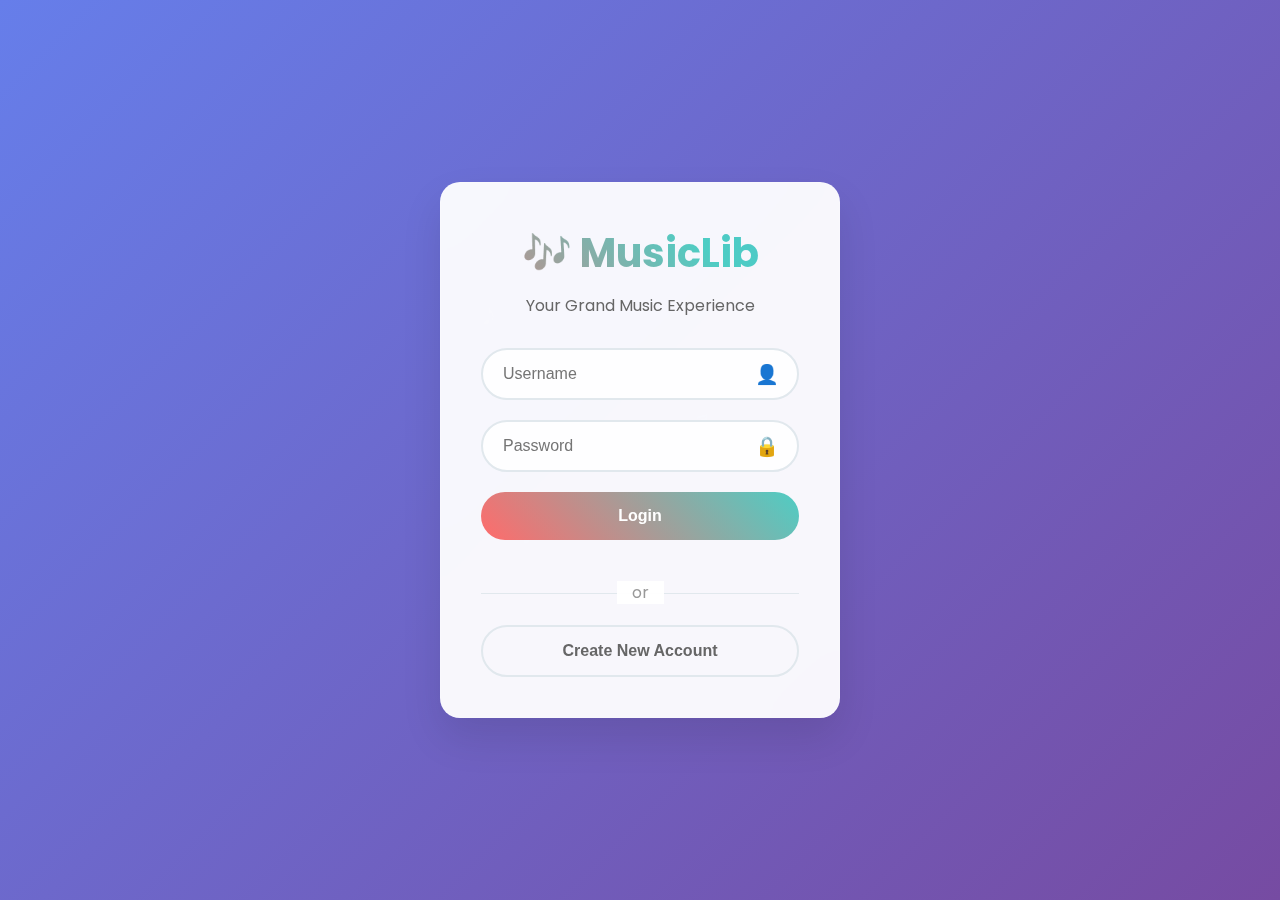
<file: index.html>
<!DOCTYPE html>
<html lang="en">
<head>
    <meta charset="UTF-8">
    <meta name="viewport" content="width=device-width, initial-scale=1.0">
    <title>🎶 Music Library Organizer</title>
    <link rel="stylesheet" href="css/style.css">
    <link href="https://fonts.googleapis.com/css2?family=Poppins:wght@300;400;600;700&display=swap" rel="stylesheet">
</head>
<body>
    <div class="container">
        <div class="login-card">
            <div class="logo">
                <h1>🎶 MusicLib</h1>
                <p>Your Grand Music Experience</p>
            </div>
            
            <form id="loginForm" class="form">
                <div class="input-group">
                    <input type="text" id="username" placeholder="Username" required>
                    <span class="input-icon">👤</span>
                </div>
                
                <div class="input-group">
                    <input type="password" id="password" placeholder="Password" required>
                    <span class="input-icon">🔒</span>
                </div>
                
                <button type="submit" class="btn-primary">
                    <span>Login</span>
                    <div class="btn-animation"></div>
                </button>
            </form>
            
            <div class="divider">
                <span>or</span>
            </div>
            
            <button class="btn-secondary" onclick="window.location.href='signup.html'">
                Create New Account
            </button>
            
            <div class="music-notes">
                <div class="note">♪</div>
                <div class="note">♫</div>
                <div class="note">♪</div>
                <div class="note">♬</div>
            </div>
        </div>
    </div>
    
    <script src="js/auth.js"></script>
</body>
</html>
</file>
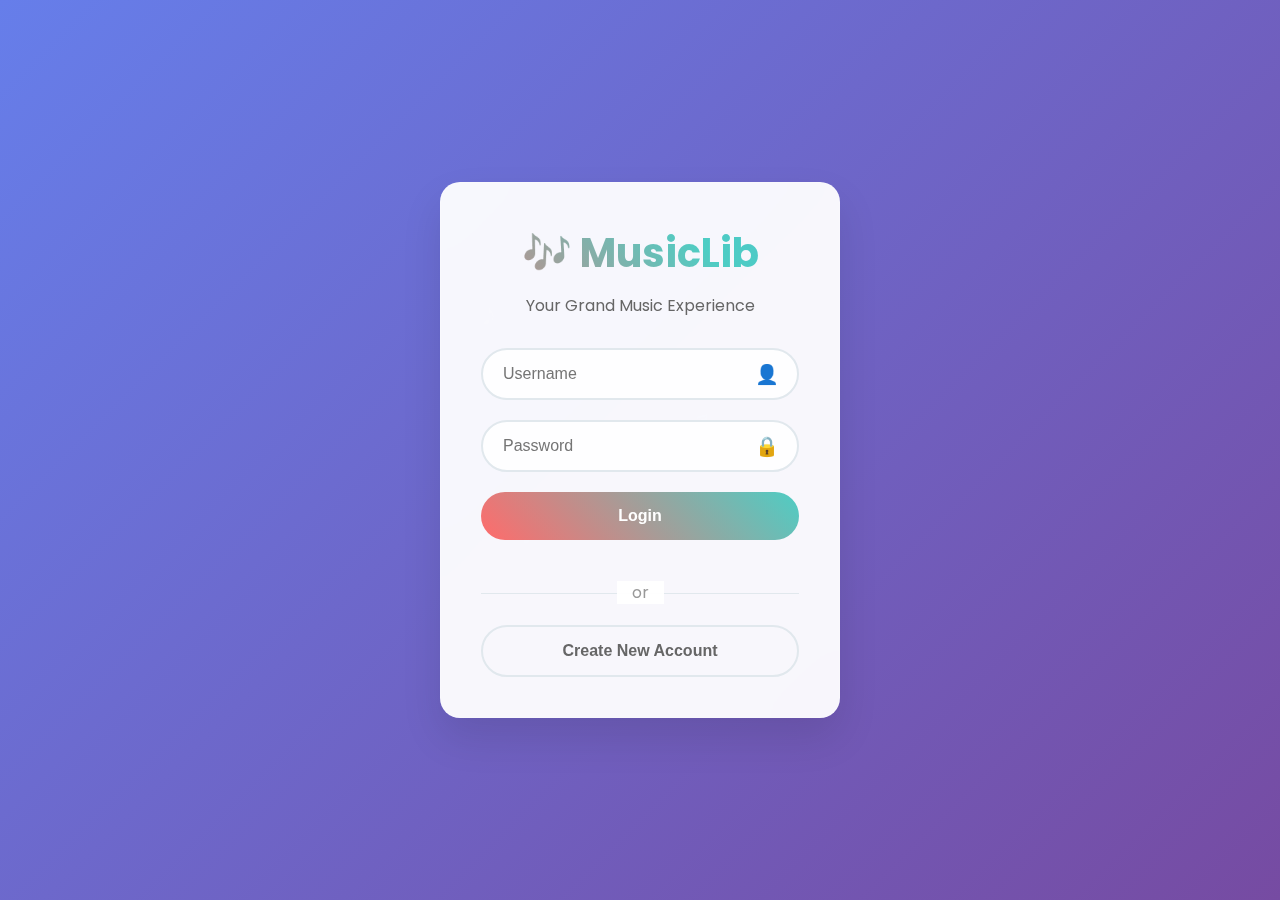
<file: dashboard.html>
<!DOCTYPE html>
<html lang="en">
<head>
    <meta charset="UTF-8">
    <meta name="viewport" content="width=device-width, initial-scale=1.0">
    <title>🎶 Dashboard - Music Library</title>
    <link rel="stylesheet" href="css/dashboard.css">
    <link href="https://fonts.googleapis.com/css2?family=Poppins:wght@300;400;600;700&display=swap" rel="stylesheet">
</head>
<body>
    <nav class="navbar">
        <div class="nav-brand">
            <h2>🎶 MusicLib</h2>
        </div>
        <div class="nav-search">
            <input type="text" id="searchInput" placeholder="Search songs, artists, albums...">
            <button class="search-btn">🔍</button>
        </div>
        <div class="nav-user">
            <span id="userName">Welcome!</span>
            <button class="logout-btn" onclick="logout()">Logout</button>
        </div>
    </nav>

    <div class="main-container">
        <aside class="sidebar">
            <ul class="nav-menu">
                <li><a href="#" class="active" data-page="home">🏠 Home</a></li>
                <li><a href="#" data-page="upload">⬆️ Upload</a></li>
                <li><a href="#" data-page="playlists">📋 Playlists</a></li>
                <li><a href="#" data-page="favorites">❤️ Favorites</a></li>
                <li><a href="#" data-page="player">🎵 Player</a></li>
            </ul>
        </aside>

        <main class="content">
            <div id="homePage" class="page active">
                <section class="hero">
                    <h1>Your Music Universe</h1>
                    <p>Discover, organize, and enjoy your favorite tunes</p>
                </section>

                <section class="music-grid">
                    <h2>Recent Songs</h2>
                    <div id="songsContainer" class="songs-grid">
                        <!-- Songs will be loaded here -->
                    </div>
                </section>

                <section class="playlists-preview">
                    <h2>Your Playlists</h2>
                    <div id="playlistsContainer" class="playlists-grid">
                        <!-- Playlists will be loaded here -->
                    </div>
                </section>
            </div>

            <div id="uploadPage" class="page">
                <h1>Upload New Song</h1>
                <form id="uploadForm" class="upload-form">
                    <div class="file-upload">
                        <input type="file" id="audioFile" accept="audio/*" required>
                        <label for="audioFile">Choose Audio File</label>
                    </div>
                    
                    <div class="form-grid">
                        <input type="text" id="songTitle" placeholder="Song Title" required>
                        <input type="text" id="artist" placeholder="Artist" required>
                        <input type="text" id="album" placeholder="Album">
                        <input type="text" id="genre" placeholder="Genre">
                    </div>
                    
                    <button type="submit" class="btn-upload">Upload Song</button>
                </form>
            </div>

            <div id="playlistsPage" class="page">
                <div class="playlists-header">
                    <h1>My Playlists</h1>
                    <button id="createPlaylistBtn" class="btn-create">+ Create Playlist</button>
                </div>
                <div id="allPlaylistsContainer" class="playlists-container">
                    <!-- All playlists will be loaded here -->
                </div>
            </div>

            <div id="playerPage" class="page">
                <div class="player-container">
                    <div class="album-art">
                        <div class="vinyl-record">
                            <div class="vinyl-center"></div>
                        </div>
                    </div>
                    
                    <div class="song-info">
                        <h2 id="currentSong">No song selected</h2>
                        <p id="currentArtist">Unknown Artist</p>
                    </div>
                    
                    <div class="player-controls">
                        <button id="prevBtn">⏮️</button>
                        <button id="playPauseBtn">▶️</button>
                        <button id="nextBtn">⏭️</button>
                    </div>
                    
                    <div class="progress-container">
                        <span id="currentTime">0:00</span>
                        <div class="progress-bar">
                            <div id="progress"></div>
                        </div>
                        <span id="duration">0:00</span>
                    </div>
                    
                    <div class="volume-container">
                        <span>🔊</span>
                        <input type="range" id="volumeSlider" min="0" max="100" value="50">
                    </div>
                    
                    <canvas id="visualizer" width="800" height="200"></canvas>
                </div>
                
                <audio id="audioPlayer" preload="metadata"></audio>
            </div>
        </main>
    </div>

    <script src="js/dashboard.js"></script>
    <script src="js/player.js"></script>
    <script src="js/visualizer.js"></script>
</body>
</html>
</file>
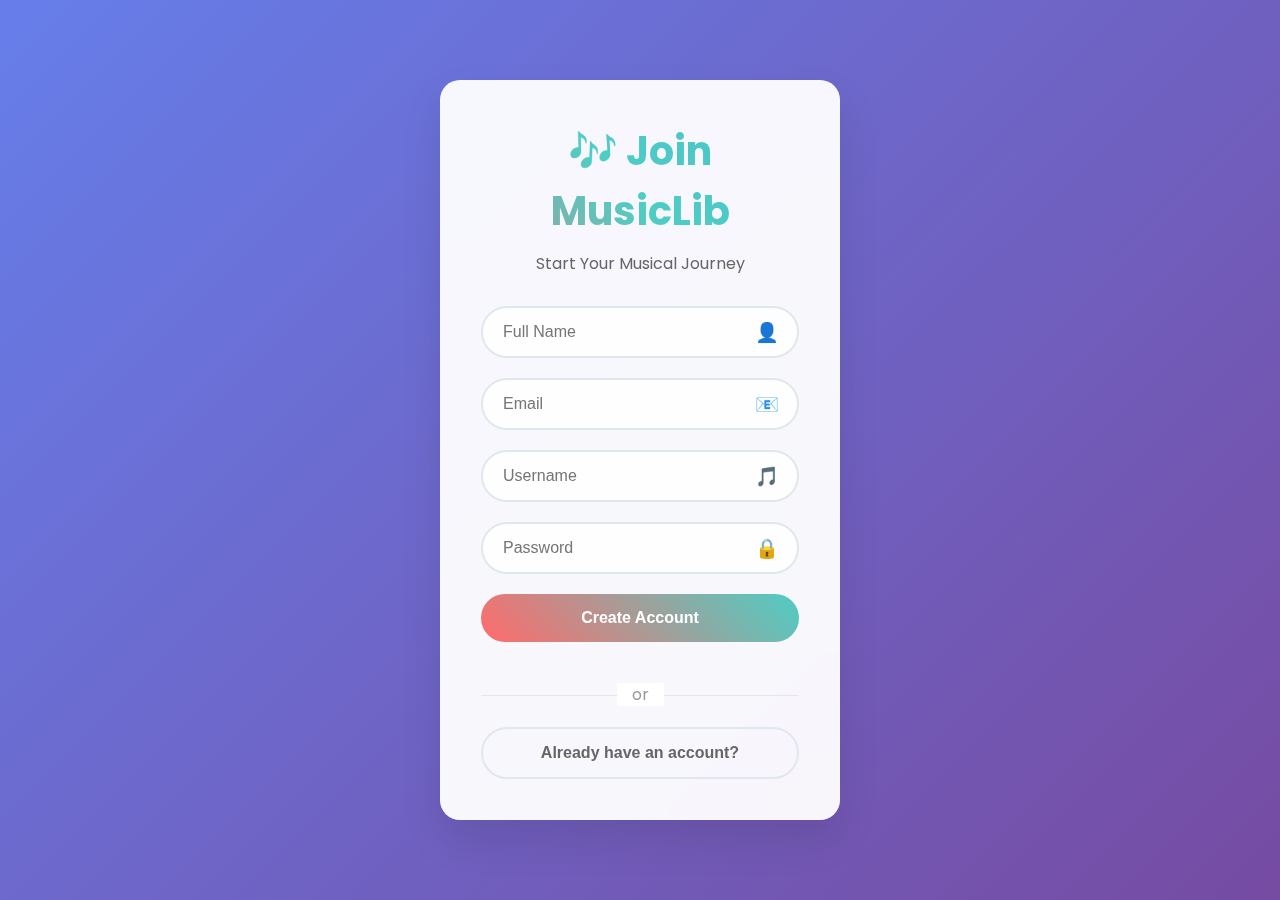
<file: signup.html>
<!DOCTYPE html>
<html lang="en">
<head>
    <meta charset="UTF-8">
    <meta name="viewport" content="width=device-width, initial-scale=1.0">
    <title>🎶 Sign Up - Music Library</title>
    <link rel="stylesheet" href="css/style.css">
    <link href="https://fonts.googleapis.com/css2?family=Poppins:wght@300;400;600;700&display=swap" rel="stylesheet">
</head>
<body>
    <div class="container">
        <div class="signup-card">
            <div class="logo">
                <h1>🎶 Join MusicLib</h1>
                <p>Start Your Musical Journey</p>
            </div>
            
            <form id="signupForm" class="form">
                <div class="input-group">
                    <input type="text" id="fullName" placeholder="Full Name" required>
                    <span class="input-icon">👤</span>
                </div>
                
                <div class="input-group">
                    <input type="email" id="email" placeholder="Email" required>
                    <span class="input-icon">📧</span>
                </div>
                
                <div class="input-group">
                    <input type="text" id="username" placeholder="Username" required>
                    <span class="input-icon">🎵</span>
                </div>
                
                <div class="input-group">
                    <input type="password" id="password" placeholder="Password" required>
                    <span class="input-icon">🔒</span>
                </div>
                
                <button type="submit" class="btn-primary">
                    <span>Create Account</span>
                    <div class="btn-animation"></div>
                </button>
            </form>
            
            <div class="divider">
                <span>or</span>
            </div>
            
            <button class="btn-secondary" onclick="window.location.href='index.html'">
                Already have an account?
            </button>
        </div>
    </div>
    
    <script src="js/auth.js"></script>
</body>
</html>
</file>
<file: css/style.css>
* {
    margin: 0;
    padding: 0;
    box-sizing: border-box;
}

body {
    font-family: 'Poppins', sans-serif;
    background: linear-gradient(135deg, #667eea 0%, #764ba2 100%);
    min-height: 100vh;
    display: flex;
    align-items: center;
    justify-content: center;
    overflow: hidden;
}

.container {
    position: relative;
    z-index: 1;
}

.login-card, .signup-card {
    background: rgba(255, 255, 255, 0.95);
    backdrop-filter: blur(20px);
    border-radius: 20px;
    padding: 40px;
    box-shadow: 0 20px 40px rgba(0, 0, 0, 0.1);
    width: 400px;
    text-align: center;
    animation: slideIn 0.8s ease-out;
    border: 1px solid rgba(255, 255, 255, 0.2);
}

@keyframes slideIn {
    from {
        opacity: 0;
        transform: translateY(30px);
    }
    to {
        opacity: 1;
        transform: translateY(0);
    }
}

.logo h1 {
    font-size: 2.5rem;
    background: linear-gradient(45deg, #ff6b6b, #4ecdc4, #45b7d1, #96ceb4);
    background-size: 300% 300%;
    -webkit-background-clip: text;
    -webkit-text-fill-color: transparent;
    animation: gradientShift 3s ease-in-out infinite;
    margin-bottom: 10px;
}

@keyframes gradientShift {
    0%, 100% { background-position: 0% 50%; }
    50% { background-position: 100% 50%; }
}

.logo p {
    color: #666;
    font-size: 1rem;
    margin-bottom: 30px;
}

.form {
    margin-bottom: 20px;
}

.input-group {
    position: relative;
    margin-bottom: 20px;
}

.input-group input {
    width: 100%;
    padding: 15px 50px 15px 20px;
    border: 2px solid #e1e8ed;
    border-radius: 50px;
    font-size: 16px;
    transition: all 0.3s ease;
    background: rgba(255, 255, 255, 0.8);
}

.input-group input:focus {
    outline: none;
    border-color: #4ecdc4;
    box-shadow: 0 0 20px rgba(78, 205, 196, 0.3);
    transform: translateY(-2px);
}

.input-icon {
    position: absolute;
    right: 20px;
    top: 50%;
    transform: translateY(-50%);
    font-size: 1.2rem;
}

.btn-primary, .btn-secondary {
    width: 100%;
    padding: 15px;
    border: none;
    border-radius: 50px;
    font-size: 16px;
    font-weight: 600;
    cursor: pointer;
    transition: all 0.3s ease;
    position: relative;
    overflow: hidden;
}

.btn-primary {
    background: linear-gradient(45deg, #ff6b6b, #4ecdc4);
    color: white;
    margin-bottom: 20px;
}

.btn-primary:hover {
    transform: translateY(-3px);
    box-shadow: 0 10px 25px rgba(255, 107, 107, 0.4);
}

.btn-secondary {
    background: transparent;
    color: #666;
    border: 2px solid #e1e8ed;
}

.btn-secondary:hover {
    background: #f8f9fa;
    border-color: #4ecdc4;
    color: #4ecdc4;
}

.btn-animation {
    position: absolute;
    top: 0;
    left: -100%;
    width: 100%;
    height: 100%;
    background: linear-gradient(90deg, transparent, rgba(255, 255, 255, 0.3), transparent);
    transition: left 0.5s;
}

.btn-primary:hover .btn-animation {
    left: 100%;
}

.divider {
    margin: 20px 0;
    position: relative;
    color: #999;
}

.divider::before {
    content: '';
    position: absolute;
    top: 50%;
    left: 0;
    right: 0;
    height: 1px;
    background: #e1e8ed;
}

.divider span {
    background: rgba(255, 255, 255, 0.95);
    padding: 0 15px;
    position: relative;
}

.music-notes {
    position: fixed;
    top: 0;
    left: 0;
    width: 100%;
    height: 100%;
    pointer-events: none;
    z-index: -1;
}

.note {
    position: absolute;
    font-size: 2rem;
    color: rgba(255, 255, 255, 0.1);
    animation: float 6s ease-in-out infinite;
}

.note:nth-child(1) {
    top: 20%;
    left: 10%;
    animation-delay: 0s;
}

.note:nth-child(2) {
    top: 60%;
    right: 15%;
    animation-delay: 2s;
}

.note:nth-child(3) {
    bottom: 30%;
    left: 20%;
    animation-delay: 4s;
}

.note:nth-child(4) {
    top: 40%;
    right: 30%;
    animation-delay: 1s;
}

@keyframes float {
    0%, 100% {
        transform: translateY(0px) rotate(0deg);
    }
    50% {
        transform: translateY(-20px) rotate(10deg);
    }
}

@media (max-width: 480px) {
    .login-card, .signup-card {
        width: 90%;
        padding: 30px 20px;
    }
    
    .logo h1 {
        font-size: 2rem;
    }
}
</file>
<file: css/dashboard.css>
* {
    margin: 0;
    padding: 0;
    box-sizing: border-box;
}

body {
    font-family: 'Poppins', sans-serif;
    background: linear-gradient(135deg, #1e3c72 0%, #2a5298 100%);
    color: #333;
    overflow-x: hidden;
}

.navbar {
    background: rgba(255, 255, 255, 0.95);
    backdrop-filter: blur(20px);
    padding: 15px 30px;
    display: flex;
    align-items: center;
    justify-content: space-between;
    box-shadow: 0 2px 20px rgba(0, 0, 0, 0.1);
    position: sticky;
    top: 0;
    z-index: 100;
}

.nav-brand h2 {
    background: linear-gradient(45deg, #ff6b6b, #4ecdc4);
    -webkit-background-clip: text;
    -webkit-text-fill-color: transparent;
    font-size: 1.8rem;
}

.nav-search {
    display: flex;
    align-items: center;
    background: rgba(255, 255, 255, 0.8);
    border-radius: 25px;
    padding: 5px;
    min-width: 300px;
}

.nav-search input {
    border: none;
    outline: none;
    padding: 10px 15px;
    background: transparent;
    flex: 1;
    font-size: 14px;
}

.search-btn {
    background: linear-gradient(45deg, #ff6b6b, #4ecdc4);
    border: none;
    border-radius: 50%;
    width: 35px;
    height: 35px;
    cursor: pointer;
    color: white;
    font-size: 14px;
}

.nav-user {
    display: flex;
    align-items: center;
    gap: 15px;
}

.logout-btn {
    background: #ff6b6b;
    color: white;
    border: none;
    padding: 8px 16px;
    border-radius: 20px;
    cursor: pointer;
    transition: all 0.3s ease;
}

.logout-btn:hover {
    transform: translateY(-2px);
    box-shadow: 0 5px 15px rgba(255, 107, 107, 0.4);
}

.main-container {
    display: flex;
    min-height: calc(100vh - 70px);
}

.sidebar {
    width: 250px;
    background: rgba(255, 255, 255, 0.1);
    backdrop-filter: blur(20px);
    padding: 30px 0;
}

.nav-menu {
    list-style: none;
}

.nav-menu li {
    margin-bottom: 10px;
}

.nav-menu a {
    display: block;
    padding: 15px 30px;
    color: rgba(255, 255, 255, 0.8);
    text-decoration: none;
    transition: all 0.3s ease;
    border-left: 3px solid transparent;
}

.nav-menu a:hover,
.nav-menu a.active {
    background: rgba(255, 255, 255, 0.1);
    color: white;
    border-left-color: #4ecdc4;
    transform: translateX(5px);
}

.content {
    flex: 1;
    padding: 30px;
    background: rgba(255, 255, 255, 0.95);
    margin: 20px;
    border-radius: 20px;
    backdrop-filter: blur(20px);
    box-shadow: 0 10px 30px rgba(0, 0, 0, 0.1);
}

.page {
    display: none;
    animation: fadeIn 0.5s ease-in;
}

.page.active {
    display: block;
}

@keyframes fadeIn {
    from { opacity: 0; transform: translateY(20px); }
    to { opacity: 1; transform: translateY(0); }
}

.hero {
    text-align: center;
    margin-bottom: 40px;
    padding: 40px 0;
    background: linear-gradient(135deg, #667eea 0%, #764ba2 100%);
    border-radius: 15px;
    color: white;
}

.hero h1 {
    font-size: 3rem;
    margin-bottom: 10px;
    animation: pulse 2s infinite;
}

@keyframes pulse {
    0%, 100% { transform: scale(1); }
    50% { transform: scale(1.05); }
}

.songs-grid, .playlists-grid {
    display: grid;
    grid-template-columns: repeat(auto-fill, minmax(200px, 1fr));
    gap: 20px;
    margin-top: 20px;
}

.song-card, .playlist-card {
    background: white;
    border-radius: 15px;
    padding: 20px;
    box-shadow: 0 5px 15px rgba(0, 0, 0, 0.1);
    transition: all 0.3s ease;
    cursor: pointer;
}

.song-card:hover, .playlist-card:hover {
    transform: translateY(-5px);
    box-shadow: 0 10px 25px rgba(0, 0, 0, 0.15);
}

.upload-form {
    max-width: 600px;
    margin: 0 auto;
    background: white;
    padding: 30px;
    border-radius: 15px;
    box-shadow: 0 5px 15px rgba(0, 0, 0, 0.1);
}

.file-upload {
    margin-bottom: 30px;
    text-align: center;
}

.file-upload input[type="file"] {
    display: none;
}

.file-upload label {
    display: inline-block;
    padding: 15px 30px;
    background: linear-gradient(45deg, #ff6b6b, #4ecdc4);
    color: white;
    border-radius: 25px;
    cursor: pointer;
    transition: all 0.3s ease;
}

.file-upload label:hover {
    transform: translateY(-2px);
    box-shadow: 0 5px 15px rgba(255, 107, 107, 0.4);
}

.form-grid {
    display: grid;
    grid-template-columns: 1fr 1fr;
    gap: 20px;
    margin-bottom: 30px;
}

.form-grid input {
    padding: 15px;
    border: 2px solid #e1e8ed;
    border-radius: 10px;
    font-size: 16px;
    transition: all 0.3s ease;
}

.form-grid input:focus {
    outline: none;
    border-color: #4ecdc4;
    box-shadow: 0 0 10px rgba(78, 205, 196, 0.3);
}

.btn-upload, .btn-create {
    background: linear-gradient(45deg, #ff6b6b, #4ecdc4);
    color: white;
    border: none;
    padding: 15px 30px;
    border-radius: 25px;
    font-size: 16px;
    cursor: pointer;
    transition: all 0.3s ease;
}

.btn-upload:hover, .btn-create:hover {
    transform: translateY(-2px);
    box-shadow: 0 5px 15px rgba(255, 107, 107, 0.4);
}

.player-container {
    max-width: 800px;
    margin: 0 auto;
    text-align: center;
    background: white;
    padding: 40px;
    border-radius: 20px;
    box-shadow: 0 10px 30px rgba(0, 0, 0, 0.1);
}

.album-art {
    margin-bottom: 30px;
}

.vinyl-record {
    width: 200px;
    height: 200px;
    background: linear-gradient(45deg, #333, #666);
    border-radius: 50%;
    margin: 0 auto;
    position: relative;
    animation: spin 3s linear infinite;
}

.vinyl-center {
    width: 50px;
    height: 50px;
    background: #ff6b6b;
    border-radius: 50%;
    position: absolute;
    top: 50%;
    left: 50%;
    transform: translate(-50%, -50%);
}

@keyframes spin {
    from { transform: rotate(0deg); }
    to { transform: rotate(360deg); }
}

.song-info h2 {
    font-size: 2rem;
    margin-bottom: 10px;
    color: #333;
}

.song-info p {
    color: #666;
    font-size: 1.2rem;
    margin-bottom: 30px;
}

.player-controls {
    display: flex;
    justify-content: center;
    gap: 20px;
    margin-bottom: 30px;
}

.player-controls button {
    background: linear-gradient(45deg, #ff6b6b, #4ecdc4);
    border: none;
    border-radius: 50%;
    width: 60px;
    height: 60px;
    font-size: 1.5rem;
    cursor: pointer;
    transition: all 0.3s ease;
}

.player-controls button:hover {
    transform: scale(1.1);
    box-shadow: 0 5px 15px rgba(255, 107, 107, 0.4);
}

.progress-container {
    display: flex;
    align-items: center;
    gap: 15px;
    margin-bottom: 30px;
}

.progress-bar {
    flex: 1;
    height: 6px;
    background: #e1e8ed;
    border-radius: 3px;
    overflow: hidden;
}

#progress {
    height: 100%;
    background: linear-gradient(45deg, #ff6b6b, #4ecdc4);
    width: 0%;
    transition: width 0.1s ease;
}

.volume-container {
    display: flex;
    align-items: center;
    justify-content: center;
    gap: 15px;
    margin-bottom: 30px;
}

#volumeSlider {
    width: 150px;
}

#visualizer {
    border-radius: 10px;
    background: #1a1a1a;
}

.playlists-header {
    display: flex;
    justify-content: space-between;
    align-items: center;
    margin-bottom: 30px;
}

@media (max-width: 768px) {
    .main-container {
        flex-direction: column;
    }
    
    .sidebar {
        width: 100%;
        padding: 20px 0;
    }
    
    .nav-menu {
        display: flex;
        overflow-x: auto;
    }
    
    .nav-menu li {
        margin-right: 10px;
        margin-bottom: 0;
    }
    
    .form-grid {
        grid-template-columns: 1fr;
    }
    
    .hero h1 {
        font-size: 2rem;
    }
}
</file>
